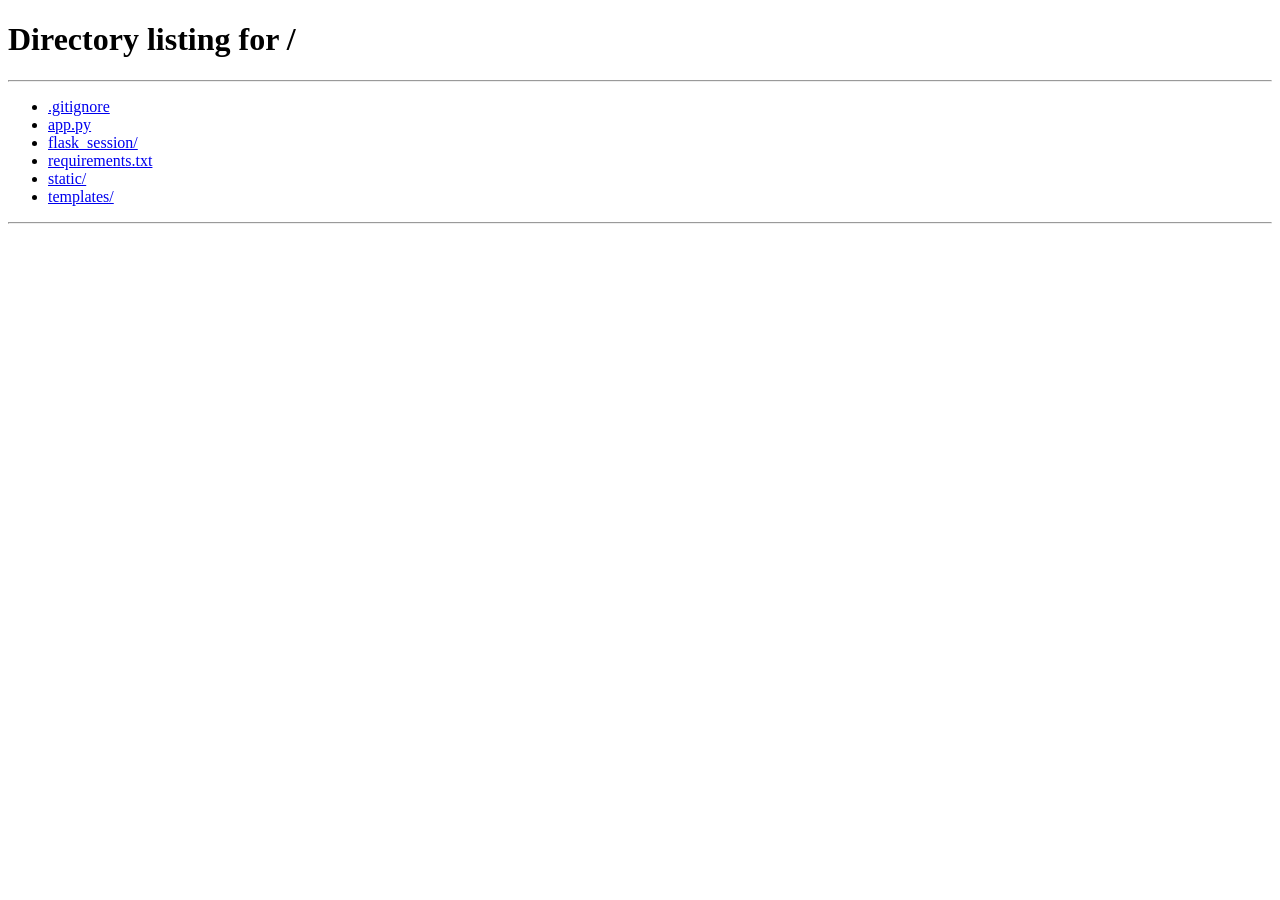
<file: templates/analysis-preview.html>
<!DOCTYPE html>
<html lang="zh-Hant">
<head>
  <meta charset="UTF-8" />
  <meta name="viewport" content="width=device-width, initial-scale=1" />
  <title>RhythmFlow - 分析結果預覽</title>
  <style>
    /* --- 新版 UI 基礎樣式 --- */
    body { margin: 0; font-family: Arial, sans-serif; background: #f9f9f9; color: #333; display: flex; flex-direction: column; min-height: 100vh; }
    header { background-color: #222; color: white; padding: 16px 24px; }
    nav { display: flex; gap: 24px; }
    nav a { color: white; text-decoration: none; font-size: 16px; padding: 8px 12px; border-radius: 4px; transition: background-color 0.3s; }
    nav a.active, nav a:hover { background-color: #4CAF50; }
    main { flex-grow: 1; padding: 24px 40px; box-sizing: border-box; display: flex; flex-direction: column; max-width: 1000px; margin: 0 auto; width: 100%; }
    
    h1, h3 { margin-top: 0; }
    
    /* --- 舊版 圖表樣式移植 --- */
    #songChartContainer { position: relative; margin-bottom: 40px; height: 70px; border: 1px solid #ddd; background: white; border-radius: 8px; overflow: hidden; }
    #songChart { display: flex; height: 50px; width: 100%; position: relative; z-index: 1; align-items: center; }
    .song-name { text-align: center; font-size: 12px; color: black; border-left: 1px solid rgba(0,0,0,0.1); border-right: 1px solid rgba(0,0,0,0.1); white-space: nowrap; overflow: hidden; line-height: 50px; }
    .section-bg { position: absolute; top: 0; height: 50px; z-index: 0; opacity: 0.3; }
    #timeAxis { position: absolute; bottom: 0; left: 0; right: 0; height: 20px; background: #eee; }
    #timeAxis span { position: absolute; font-size: 10px; bottom: 2px; transform: translateX(-50%); color: #666; }

    .section-container { margin-top: 20px; padding: 15px; border-radius: 8px; background-color: white; box-shadow: 0 2px 5px rgba(0,0,0,0.05); }
    .section-title { margin-bottom: 10px; font-weight: bold; font-size: 1.1em; border-bottom: 2px solid #eee; padding-bottom: 5px; }
    .section-drag { display: flex; flex-wrap: wrap; gap: 10px; min-height: 40px; padding: 5px; }

    .action-card { padding: 8px 12px; border-radius: 6px; color: white; font-weight: bold; text-align: center; font-size: 14px; box-shadow: 0 2px 4px rgba(0,0,0,0.1); }
    .warmup-card { background-color: #FF7F50; }
    .core-card { background-color: #20B2AA; }
    .cooldown-card { background-color: #9370DB; }
    .rest-card { background-color: #e0e0e0; color: #555; font-style: italic; }

    .btn-container { margin-top: 40px; text-align: center; padding-bottom: 40px; }
    button#start-btn { padding: 16px 40px; font-size: 22px; background-color: #0078D7; color: white; border: none; border-radius: 8px; cursor: pointer; transition: 0.3s; box-shadow: 0 4px 10px rgba(0,120,215,0.3); }
    button#start-btn:hover { background-color: #005A9E; transform: translateY(-2px); }
  </style>
</head>
<body>
  <header>
    <nav>
      <a href="/">首頁上傳區</a>
      <a href="#" class="active">音樂分析頁</a>
      <a href="#">運動執行頁</a>
      <a href="/results">運動成果頁</a>
      <a href="/personal">個人數據頁</a>
    </nav>
  </header>
  <main>
    <h1>分析結果與運動腳本</h1>
    
    <div style="background: white; padding: 15px; border-radius: 8px; margin-bottom: 20px; box-shadow: 0 2px 5px rgba(0,0,0,0.05);">
        <p><strong>選擇難度：</strong><span id="difficulty"></span></p>
        <p><strong>目標時長：</strong><span id="duration"></span> 分鐘</p>
        <p><strong>上傳音樂：</strong><span id="musicName"></span></p>
    </div>

    <h3>歌曲時間分布</h3>
    <div id="songChartContainer">
      <div id="songChart"></div>
      <div id="timeAxis"></div>
    </div>

    <h3>運動腳本 (自動生成)</h3>
    <div id="sectionsContainer"></div>

    <div class="btn-container">
        <button id="start-btn">開始運動</button>
    </div>
  </main>

  <script>
    document.addEventListener('DOMContentLoaded', function() {
      // 從 localStorage 讀取資料
      const result = JSON.parse(localStorage.getItem("analyze_result") || "{}");
      
      // 獲取 URL 中的 session_id
      const urlParams = new URLSearchParams(window.location.search);
      const sessionId = urlParams.get('session_id');

      if (!result || !result.music_list) {
        alert("無法讀取分析資料，請重新上傳");
        window.location.href = "/";
        return;
      }

      const { difficulty, duration, music_list, actions } = result;

      // 填充基本資訊
      document.getElementById("difficulty").textContent = difficulty || "Low";
      document.getElementById("duration").textContent = duration || 5;
      document.getElementById("musicName").textContent = music_list[0].name;

      // --- 繪製圖表邏輯 (移植自舊版) ---
      const workoutDuration = parseFloat(duration)*60 || 300;
      const sectionOrder = ["warmup","core","cooldown"];
      const sectionDurations = { warmup: workoutDuration*0.2, core: workoutDuration*0.6, cooldown: workoutDuration*0.2 };
      const sectionColors = { warmup:"#FFA07A", core:"#20B2AA", cooldown:"#9370DB" };
      const cardClasses = { warmup:"warmup-card", core:"core-card", cooldown:"cooldown-card" };

      // 1. 背景色塊
      const container = document.getElementById("songChartContainer");
      let cursor = 0;
      sectionOrder.forEach(sec => {
        const div = document.createElement("div");
        div.className="section-bg";
        div.style.backgroundColor=sectionColors[sec];
        div.style.left=(cursor/workoutDuration*100)+'%';
        div.style.width=(sectionDurations[sec]/workoutDuration*100)+'%';
        container.appendChild(div);
        cursor+=sectionDurations[sec];
      });

      // 2. 歌曲名稱條
      const songChart = document.getElementById("songChart");
      let currentTime = 0, idx=0;
      // 簡單模擬循環
      while(currentTime < workoutDuration){
        const song = music_list[idx % music_list.length];
        let start = currentTime;
        let end = start + song.duration;
        if(end > workoutDuration) end = workoutDuration;
        
        const div = document.createElement("div");
        div.className = "song-name";
        div.style.position = "absolute";
        div.style.left = (start/workoutDuration*100)+'%';
        div.style.width = ((end-start)/workoutDuration*100)+'%';
        div.textContent = song.name;
        songChart.appendChild(div);
        
        currentTime = end;
        idx++;
      }

      // 3. 時間軸刻度
      const timeAxis = document.getElementById("timeAxis");
      const interval = Math.max(60, Math.floor(workoutDuration/10));
      for(let i=0; i<=workoutDuration; i+=interval){
        const mark = document.createElement("span");
        mark.style.left = ((i/workoutDuration)*100)+'%';
        mark.textContent = formatTime(i);
        timeAxis.appendChild(mark);
      }

      // 4. 動作腳本卡片
      const sectionsContainer = document.getElementById("sectionsContainer");
      const actionTime = 20, restTime = 10;

      sectionOrder.forEach(sec => {
        const secDiv = document.createElement("div");
        secDiv.className = "section-container";
        
        const secTitle = document.createElement("div");
        secTitle.className = "section-title";
        secTitle.textContent = `${sec.toUpperCase()} (${Math.floor(sectionDurations[sec]/60)} 分鐘)`;
        secDiv.appendChild(secTitle);

        const sectionDrag = document.createElement("div");
        sectionDrag.className = "section-drag";
        secDiv.appendChild(sectionDrag);

        // 過濾出該階段的動作
        const actionsForSec = (actions||[]).filter(a => a.startsWith(sec+"|")).map(a => a.split("|")[1].trim());
        
        // 如果沒有動作 (自動配對模式)，顯示提示
        if(actionsForSec.length === 0) {
            sectionDrag.innerHTML = `<span style="color:#999;">(此階段為系統自動隨機配對動作)</span>`;
        } else {
            let t = 0;
            // 模擬循環填滿
            while(t < sectionDurations[sec]){
                for(let act of actionsForSec){
                    if(t + actionTime > sectionDurations[sec]) break;
                    
                    const actDiv = document.createElement("div");
                    actDiv.className = "action-card " + cardClasses[sec];
                    actDiv.innerHTML = `${act} <span style="font-size:0.8em; opacity:0.8;">${formatTime(t)} - ${formatTime(t+actionTime)}</span>`;
                    sectionDrag.appendChild(actDiv);
                    
                    t += actionTime;
                    
                    if(t + restTime <= sectionDurations[sec]){
                        const restDiv = document.createElement("div");
                        restDiv.className = "action-card rest-card";
                        restDiv.textContent = `休息`;
                        sectionDrag.appendChild(restDiv);
                        t += restTime;
                    }
                }
                if(t + actionTime > sectionDurations[sec]) break;
            }
        }
        sectionsContainer.appendChild(secDiv);
      });

      // 按鈕跳轉
      document.getElementById('start-btn').addEventListener('click', () => {
        if(sessionId) {
            window.location.href = `/execution?session_id=${sessionId}`;
        } else {
            alert("影片尚未準備好，請稍後");
        }
      });

      function formatTime(sec){
        const m = Math.floor(sec/60);
        const s = Math.floor(sec%60);
        return `${m}:${String(s).padStart(2,"0")}`;
      }
    });
  </script>
</body>
</html>
</file>
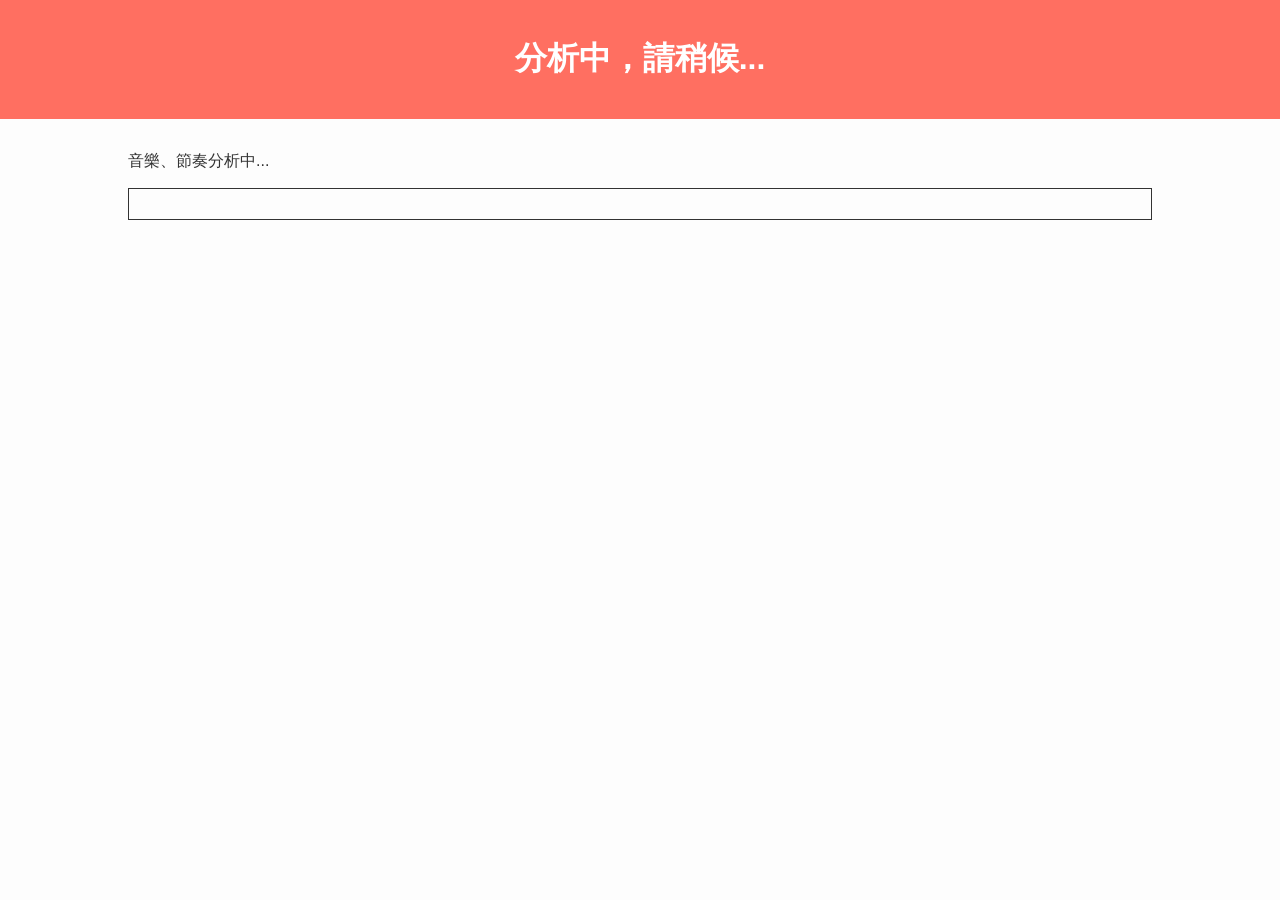
<file: templates/analyze.html>
<!DOCTYPE html>
<html lang="zh-Hant">
<head>
    <meta charset="UTF-8">
    <title>分析中...</title>
    <link rel="stylesheet" href="/static/css/style.css">
</head>
<body>
<header><h1>分析中，請稍候...</h1></header>
<div class="container">
    <p>音樂、節奏分析中...</p>
    <div class="progress-bar" style="border:1px solid #333; height:30px;">
        <div class="progress" id="progress" style="width:0%; height:30px; background-color:#4CAF50;"></div>
    </div>
</div>

<script>
const formData = JSON.parse('{{ form_data_json|safe }}');
let width = 0;
const progress = document.getElementById("progress");

const interval = setInterval(() => {
    width += 1;
    progress.style.width = width + "%";

    if (width >= 100) {
        clearInterval(interval);

        // 分析完成 → 呼叫後端分析結果
        fetch("/analyze/result", {
            method: "POST",
            headers: {"Content-Type": "application/json"},
            body: JSON.stringify(formData)
        })
        .then(res => res.json())
        .then(result => {
            localStorage.setItem("analyze_result", JSON.stringify(result));
            window.location.href = "/results";
        });
    }
}, 50);
</script>
</body>
</html>
</file>
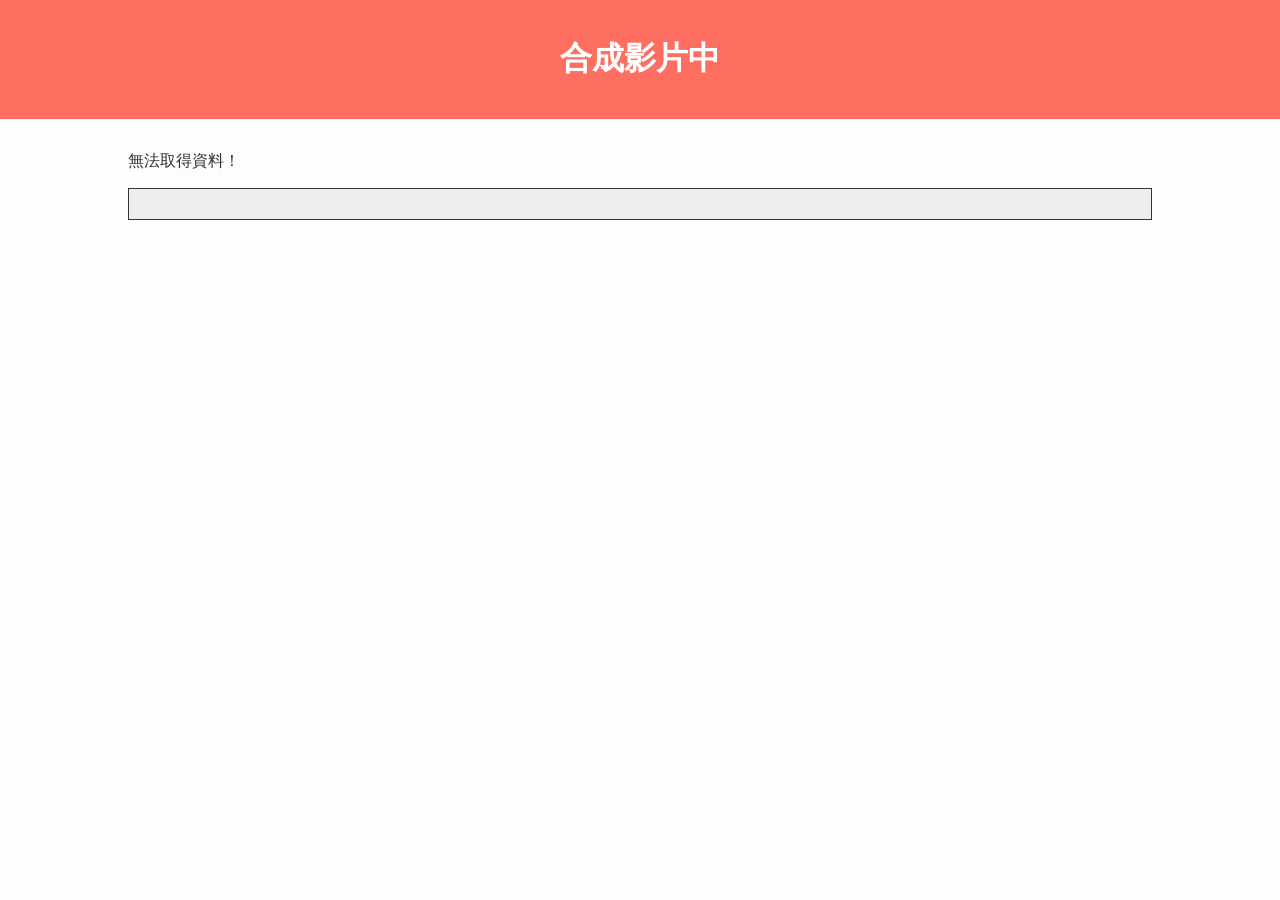
<file: templates/compose.html>
<!DOCTYPE html>
<html lang="zh-Hant">
<head>
<meta charset="UTF-8">
<title>合成影片</title>
<link rel="stylesheet" href="/static/css/style.css">
</head>
<body>
<header><h1>合成影片中</h1></header>
<div class="container">
    <p id="status">正在產生影片：0%</p>
    <div style="border:1px solid #333; height:30px; background: #eee;">
        <div id="progress-bar" style="width:0%; height:30px; background-color:#4CAF50; transition: width 0.3s;"></div>
    </div>
</div>

<script>
async function startCompose() {
    const result = JSON.parse(localStorage.getItem("analyze_result") || "{}");
    if (!result || !result.actions || !result.music_list) {
        document.getElementById("status").textContent = "無法取得資料！";
        return;
    }

    const res = await fetch("/compose", {
        method: "POST",
        headers: {"Content-Type": "application/json"},
        body: JSON.stringify(result)
    });
    const data = await res.json();
    const session_id = data.session_id;
    const statusEl = document.getElementById("status");
    const progressEl = document.getElementById("progress-bar");

    const interval = setInterval(async () => {
        const res = await fetch(`/compose/progress/${session_id}`);
        const data = await res.json();
        
        if (data.progress < 0) {
             clearInterval(interval);
             statusEl.textContent = "錯誤：影片產生失敗！請檢查終端機日誌。";
             progressEl.style.backgroundColor = "red";
             return;
        }

        statusEl.textContent = `正在產生影片：${data.progress}%`;
        progressEl.style.width = `${data.progress}%`;

        if (data.progress >= 100) {
            clearInterval(interval);
            statusEl.textContent = "影片產生完成！";
            setTimeout(() => { window.location.href = `/workout?session_id=${session_id}`; }, 1000);
        }
    }, 1000);
}

startCompose();
</script>
</body>
</html>
</file>
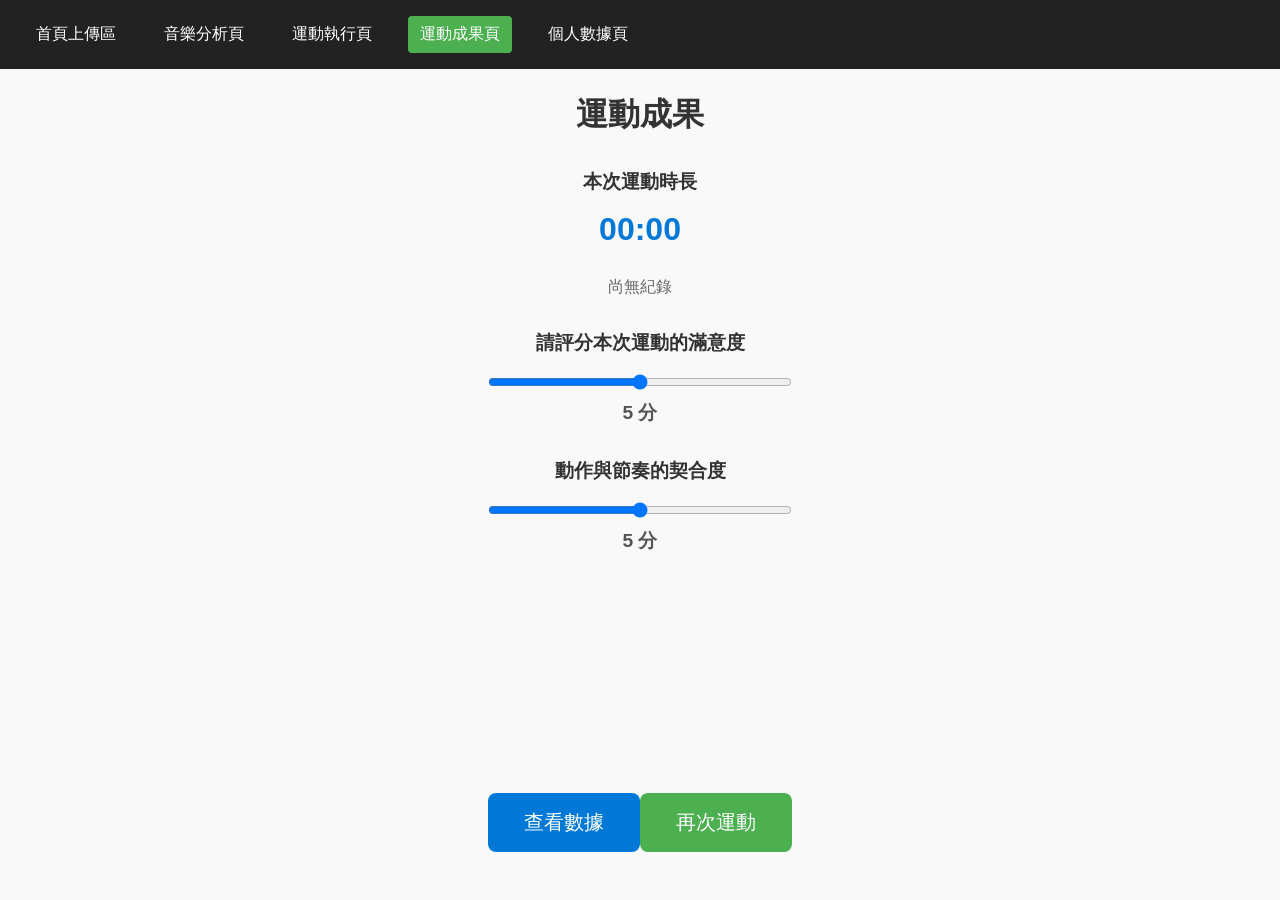
<file: templates/exercise-results.html>
<!DOCTYPE html>
<html lang="zh-Hant">
<head>
  <meta charset="UTF-8" />
  <meta name="viewport" content="width=device-width, initial-scale=1" />
  <title>RhythmFlow - 運動成果頁</title>
  <style>
    /* ... 保留同學樣式 ... */
    body { margin: 0; font-family: Arial, sans-serif; background: #f9f9f9; color: #333; display: flex; flex-direction: column; height: 100vh; }
    header { background-color: #222; color: white; padding: 16px 24px; }
    nav { display: flex; gap: 24px; }
    nav a { color: white; text-decoration: none; font-size: 16px; padding: 8px 12px; border-radius: 4px; transition: background-color 0.3s; }
    nav a.active, nav a:hover { background-color: #4CAF50; }
    main { flex-grow: 1; padding: 24px 40px; box-sizing: border-box; display: flex; flex-direction: column; max-width: 700px; margin: 0 auto; }
    h1 { margin-top: 0; font-weight: bold; margin-bottom: 32px; text-align: center; font-size: 2rem; }
    .result-section { margin-bottom: 32px; display: flex; flex-direction: column; align-items: center; }
    .result-label { font-size: 1.2rem; margin-bottom: 16px; font-weight: 600; }
    .duration-display { font-size: 2rem; font-weight: bold; margin-bottom: 24px; color: #0078D7; }
    .rating-slider { width: 100%; max-width: 400px; }
    .rating-value { margin-top: 8px; font-size: 1.2rem; font-weight: 600; color: #555; }
    .buttons-container { display: flex; justify-content: space-between; margin-top: auto; padding-bottom: 24px; }
    button { padding: 16px 36px; font-size: 1.25rem; border: none; border-radius: 8px; cursor: pointer; transition: background-color 0.3s; color: white; min-width: 140px; }
    #my-data-btn { background-color: #0078D7; }
    #my-data-btn:hover { background-color: #005A9E; }
    #retry-btn { background-color: #4CAF50; }
    #retry-btn:hover { background-color: #398439; }
  </style>
</head>
<body>
  <header>
    <nav>
      <a href="/">首頁上傳區</a>
      <a href="#">音樂分析頁</a>
      <a href="#">運動執行頁</a>
      <a href="/results" class="active">運動成果頁</a>
      <a href="/personal">個人數據頁</a>
    </nav>
  </header>
  <main>
    <h1>運動成果</h1>

    <section class="result-section">
      <div class="result-label">本次運動時長</div>
      <div id="duration" class="duration-display">00:00</div>
      <div id="song-name" style="color: #666; margin-top: 5px;"></div>
    </section>

    <section class="result-section">
      <div class="result-label">請評分本次運動的滿意度</div>
      <input type="range" min="0" max="10" step="1" value="5" id="satisfaction-slider" class="rating-slider" />
      <div id="satisfaction-value" class="rating-value">5 分</div>
    </section>

    <section class="result-section">
      <div class="result-label">動作與節奏的契合度</div>
      <input type="range" min="0" max="10" step="1" value="5" id="rhythm-match-slider" class="rating-slider" />
      <div id="rhythm-match-value" class="rating-value">5 分</div>
    </section>

    <div class="buttons-container">
      <button id="my-data-btn">查看數據</button>
      <button id="retry-btn">再次運動</button>
    </div>
  </main>

  <script>
    // 1. 讀取暫存資料
    const lastSession = JSON.parse(localStorage.getItem('last_workout_session') || "null");
    
    // 顯示時長
    const durationDisplay = document.getElementById('duration');
    const songNameDisplay = document.getElementById('song-name');
    
    if (lastSession) {
        durationDisplay.textContent = formatTime(lastSession.duration);
        songNameDisplay.textContent = `音樂：${lastSession.songName}`;
    } else {
        durationDisplay.textContent = "00:00";
        songNameDisplay.textContent = "尚無紀錄";
    }

    function formatTime(seconds) {
      const m = Math.floor(seconds / 60).toString().padStart(2, '0');
      const s = Math.floor(seconds % 60).toString().padStart(2, '0');
      return `${m}:${s}`;
    }

    // 2. 滑桿邏輯
    const satisfactionSlider = document.getElementById('satisfaction-slider');
    const satisfactionValue = document.getElementById('satisfaction-value');
    satisfactionSlider.addEventListener('input', () => {
      satisfactionValue.textContent = `${satisfactionSlider.value} 分`;
    });

    const rhythmMatchSlider = document.getElementById('rhythm-match-slider');
    const rhythmMatchValue = document.getElementById('rhythm-match-value');
    rhythmMatchSlider.addEventListener('input', () => {
      rhythmMatchValue.textContent = `${rhythmMatchSlider.value} 分`;
    });

    // 修改 saveAndRedirect 函式
  async function saveAndRedirect(url) {
      if (lastSession) {
          const rating = satisfactionSlider.value;
          const rhythm = rhythmMatchSlider.value; // 雖然我們資料庫只開了一個 rating 欄位，暫時先存一個
          
          // ★★★ 改用 API 存入資料庫 ★★★
          try {
              await fetch('/api/save_workout', {
                  method: 'POST',
                  headers: { 'Content-Type': 'application/json' },
                  body: JSON.stringify({
                      songName: lastSession.songName,
                      duration: lastSession.duration,
                      rating: rating
                  })
              });
          } catch (e) {
              console.error("存檔失敗", e);
          }
          
          // 清除暫存
          localStorage.removeItem('last_workout_session');
      }
      window.location.href = url;
  }

    document.getElementById('my-data-btn').addEventListener('click', () => {
      saveAndRedirect('/personal');
    });

    document.getElementById('retry-btn').addEventListener('click', () => {
      saveAndRedirect('/');
    });
  </script>
</body>
</html>
</file>
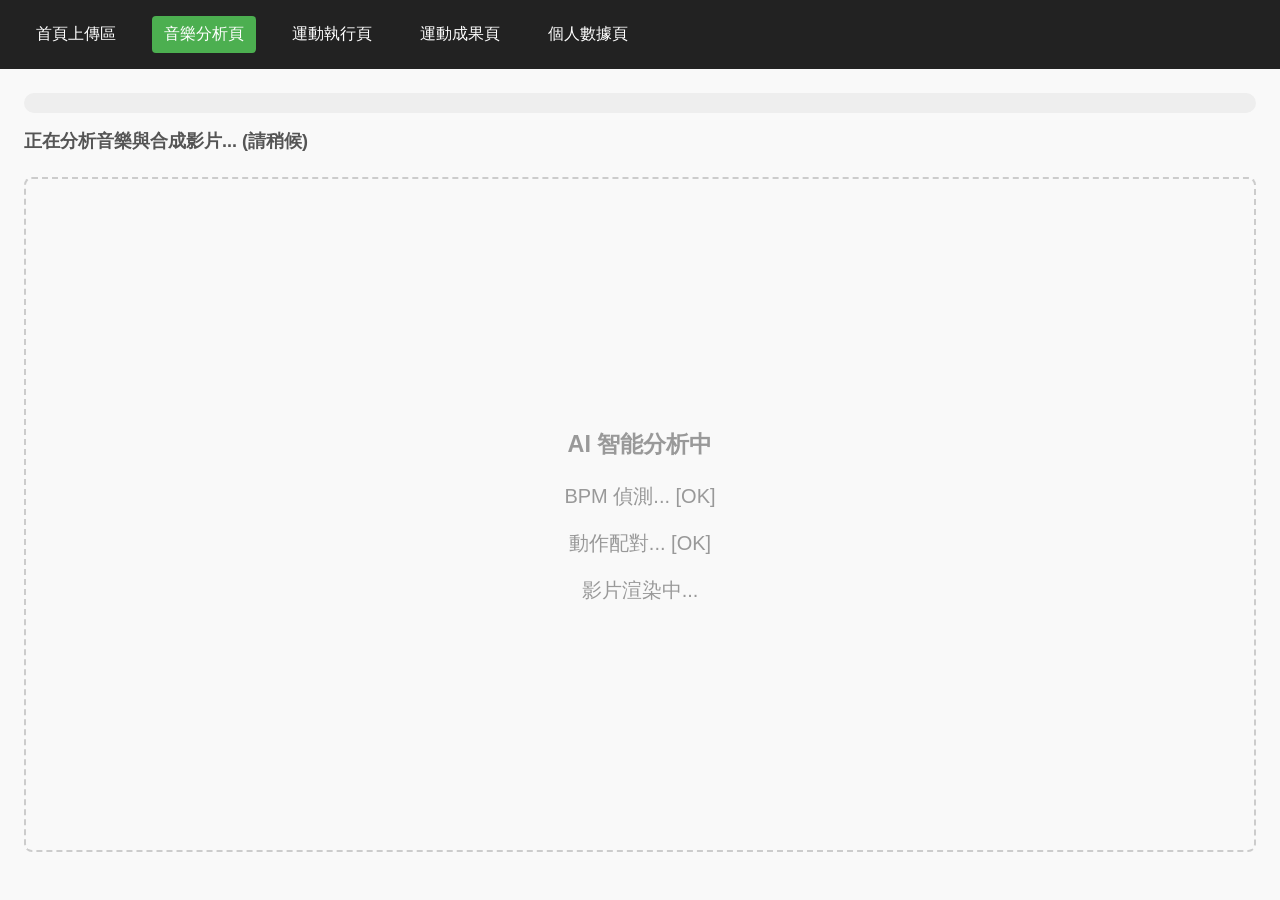
<file: templates/music-analysis.html>
<!DOCTYPE html>
<html lang="zh-Hant">
<head>
  <meta charset="UTF-8" />
  <meta name="viewport" content="width=device-width, initial-scale=1" />
  <title>RhythmFlow - 音樂分析頁</title>
  <style>
    /* 保留原樣式 */
    body { margin: 0; font-family: Arial, sans-serif; background: #f9f9f9; color: #333; display: flex; flex-direction: column; height: 100vh; }
    header { background-color: #222; color: white; padding: 16px 24px; }
    nav { display: flex; gap: 24px; }
    nav a { color: white; text-decoration: none; font-size: 16px; padding: 8px 12px; border-radius: 4px; transition: background-color 0.3s; }
    nav a.active, nav a:hover { background-color: #4CAF50; }
    main { flex-grow: 1; padding: 24px; box-sizing: border-box; display: flex; flex-direction: column; }
    .progress-bar-container { width: 100%; height: 20px; background-color: #eee; border-radius: 10px; overflow: hidden; margin-bottom: 16px; }
    .progress-bar { height: 100%; width: 0%; background-color: #4CAF50; transition: width 0.3s ease; }
    .status-text { font-size: 18px; font-weight: 600; margin-bottom: 24px; min-height: 24px; color: #555; }
    .charts-placeholder { flex-grow: 1; border: 2px dashed #ccc; border-radius: 8px; display: flex; justify-content: center; align-items: center; color: #999; font-size: 20px; text-align: center; margin-bottom: 24px; }
  </style>
</head>
<body>
  <header>
    <nav>
      <a href="/">首頁上傳區</a>
      <a href="#" class="active">音樂分析頁</a>
      <a href="#">運動執行頁</a>
      <a href="/results">運動成果頁</a>
      <a href="/personal">個人數據頁</a>
    </nav>
  </header>
  <main>
    <div class="progress-bar-container">
      <div class="progress-bar" id="progress-bar"></div>
    </div>
    <div class="status-text" id="status-text">正在分析音樂與合成影片... (請稍候)</div>
    
    <div class="charts-placeholder">
        <div>
            <h3>AI 智能分析中</h3>
            <p>BPM 偵測... [OK]</p>
            <p>動作配對... [OK]</p>
            <p>影片渲染中...</p>
        </div>
    </div>
  </main>

  <script>
    const formData = JSON.parse('{{ form_data_json|safe }}');
    const progressBar = document.getElementById('progress-bar');
    const statusText = document.getElementById('status-text');

    // ★★★ 關鍵：一進來就把資料存到 LocalStorage，給下一頁用 ★★★
    localStorage.setItem("analyze_result", JSON.stringify(formData));

    async function startProcess() {
        try {
            const res = await fetch("/compose", {
                method: "POST",
                headers: {"Content-Type": "application/json"},
                body: JSON.stringify(formData)
            });
            const data = await res.json();
            const sessionId = data.session_id;

            const interval = setInterval(async () => {
                const res = await fetch(`/compose/progress/${sessionId}`);
                const pData = await res.json();
                
                if (pData.progress < 0) {
                    clearInterval(interval);
                    statusText.textContent = "錯誤：影片產生失敗！";
                    progressBar.style.backgroundColor = "red";
                    return;
                }

                progressBar.style.width = `${pData.progress}%`;
                statusText.textContent = `正在生成影片：${pData.progress}%`;

                if (pData.progress >= 100) {
                    clearInterval(interval);
                    statusText.textContent = "分析完成！正在跳轉...";
                    // ★★★ 關鍵：跳轉到預覽頁面 (帶上 session_id) ★★★
                    setTimeout(() => {
                        window.location.href = `/preview?session_id=${sessionId}`;
                    }, 1000);
                }
            }, 1000);

        } catch (e) {
            console.error(e);
            statusText.textContent = "發生連線錯誤";
        }
    }

    window.onload = startProcess;
  </script>
</body>
</html>
</file>
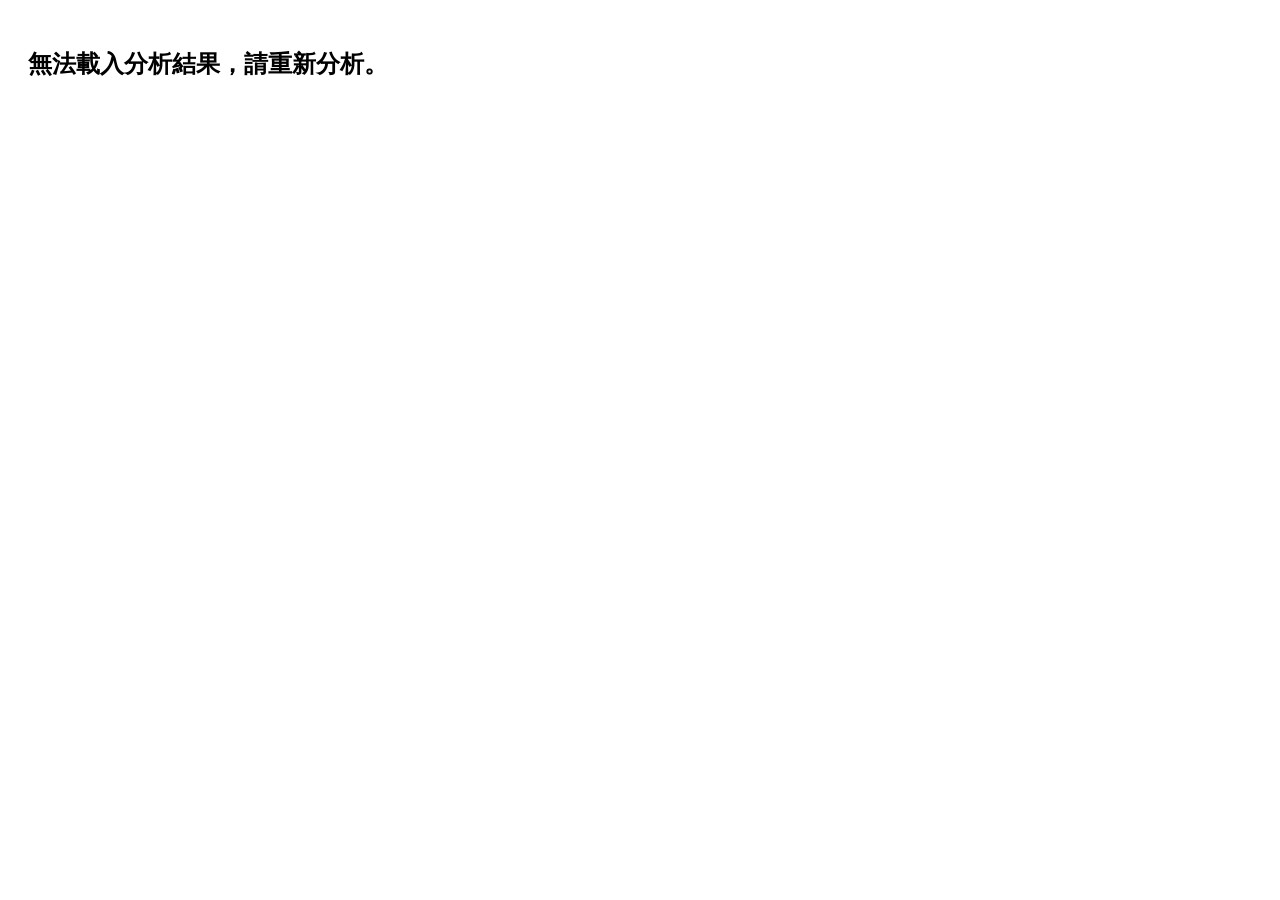
<file: templates/results.html>
<!DOCTYPE html>
<html lang="zh-Hant">
<head>
<meta charset="UTF-8">
<title>分析結果</title>
<style>
body { font-family: Arial, sans-serif; padding: 20px; }
h1, h3, h4 { margin-bottom: 10px; }
#summary { margin-bottom: 20px; }

#songChartContainer { position: relative; margin-bottom: 40px; height: 70px; border: 1px solid #333; }
#songChart { display: flex; height: 50px; width: 100%; position: relative; z-index: 1; align-items: center; }
.song-name { text-align: center; font-size: 12px; color: black; border-left: 1px solid rgba(0,0,0,0.2); border-right: 1px solid rgba(0,0,0,0.2); white-space: nowrap; overflow: hidden; }

.section-bg { position: absolute; top: 0; height: 50px; z-index: 0; opacity: 0.3; }

#timeAxis { position: absolute; bottom: -20px; left: 0; right: 0; height: 20px; }
#timeAxis span { position: absolute; font-size: 12px; transform: translateX(-50%); }

.section-container { margin-top: 20px; padding: 10px; border-radius: 5px; background-color: #f0f0f0; }
.section-title { margin-bottom: 5px; font-weight: bold; }
.section-drag { display: flex; flex-wrap: wrap; gap: 10px; min-height: 40px; border: 1px dashed #333; padding: 5px; }

.action-card { padding: 5px 10px; border-radius: 5px; cursor: grab; color: white; font-weight: bold; text-align: center; user-select: none; }
.warmup-card { background-color: #FF7F50; }
.core-card { background-color: #20B2AA; }
.cooldown-card { background-color: #9370DB; }
.rest-card { background-color: #ccc; color: #000; font-style: italic; cursor: not-allowed; }
</style>
</head>
<body>
<header><h1>分析結果與運動腳本</h1></header>

<div class="container">
<div id="summary">
<p><strong>選擇難度：</strong><span id="difficulty"></span></p>
<p><strong>目標時長：</strong><span id="duration"></span> 分鐘</p>
<p><strong>上傳音樂：</strong></p>
<ul id="musicList"></ul>
</div>

<h3>歌曲時間分布</h3>
<div id="songChartContainer">
  <div id="songChart"></div>
  <div id="timeAxis"></div>
</div>

<h3>運動腳本（拖曳交換，休息固定）</h3>
<div id="sectionsContainer"></div>

<a href="/compose"><button>前往影片合成</button></a>
</div>

<script>
document.addEventListener('DOMContentLoaded', function() {
  const result = JSON.parse(localStorage.getItem("analyze_result") || "{}");
  if (!result || !result.music_list) {
    document.body.innerHTML = "<h2>無法載入分析結果，請重新分析。</h2>";
    return;
  }

  const { difficulty, duration, music_list, actions } = result;

  // 顯示基本資訊
  document.getElementById("difficulty").textContent = difficulty || "未選擇";
  document.getElementById("duration").textContent = duration || 0;

  // 音樂列表（去重）
  const seen = new Set();
  const musicListUL = document.getElementById("musicList");
  music_list.forEach(m => {
    if (!seen.has(m.name)) {
      const li = document.createElement("li");
      li.textContent = `${m.name} (${m.duration} 秒)`;
      musicListUL.appendChild(li);
      seen.add(m.name);
    }
  });

  // 歌曲時間分布
  const workoutDuration = parseFloat(duration)*60 || 0;
  const sectionOrder = ["warmup","core","cooldown"];
  const sectionDurations = { warmup: workoutDuration*0.2, core: workoutDuration*0.6, cooldown: workoutDuration*0.2 };
  const sectionColors = { warmup:"#FFA07A", core:"#20B2AA", cooldown:"#9370DB" };
  const cardClasses = { warmup:"warmup-card", core:"core-card", cooldown:"cooldown-card" };

  const container = document.getElementById("songChartContainer");
  let cursor = 0;
  sectionOrder.forEach(sec => {
    const div = document.createElement("div");
    div.className="section-bg";
    div.style.backgroundColor=sectionColors[sec];
    div.style.left=(cursor/workoutDuration*100)+'%';
    div.style.width=(sectionDurations[sec]/workoutDuration*100)+'%';
    container.appendChild(div);
    cursor+=sectionDurations[sec];
  });

  // 歌曲時間軸
  const songChart = document.getElementById("songChart");
  let finalSongs = [];
  let currentTime = 0, idx=0;
  while(currentTime<workoutDuration){
    const song=music_list[idx%music_list.length];
    let start=currentTime;
    let end=start+song.duration;
    if(end>workoutDuration) end=workoutDuration;
    finalSongs.push({name:song.name,start,end});
    currentTime=end;
    idx++;
  }
  finalSongs.forEach(s=>{
    const div=document.createElement("div");
    div.className="song-name";
    div.style.position="absolute";
    div.style.left=(s.start/workoutDuration*100)+'%';
    div.style.width=((s.end-s.start)/workoutDuration*100)+'%';
    div.textContent=`${s.name} ${formatTime(s.start)} - ${formatTime(s.end)}`;
    songChart.appendChild(div);
  });

  // 時間刻度
  const timeAxis=document.getElementById("timeAxis");
  const interval=Math.max(60, Math.floor(workoutDuration/10));
  for(let i=0;i<=workoutDuration;i+=interval){
    const mark=document.createElement("span");
    mark.style.left=((i/workoutDuration)*100)+'%';
    mark.textContent=formatTime(i);
    timeAxis.appendChild(mark);
  }

  // 運動腳本
  const sectionsContainer=document.getElementById("sectionsContainer");
  const actionTime=20, restTime=10;

  sectionOrder.forEach(sec=>{
    const secDiv=document.createElement("div");
    secDiv.className="section-container";
    const secTitle=document.createElement("div");
    secTitle.className="section-title";
    secTitle.textContent=`${sec.toUpperCase()} (${Math.floor(sectionDurations[sec]/60)} 分鐘)`;
    secDiv.appendChild(secTitle);

    const sectionDrag=document.createElement("div");
    sectionDrag.className="section-drag";
    secDiv.appendChild(sectionDrag);

    const actionsForSec=(actions||[]).filter(a=>a.startsWith(sec+"|")).map(a=>a.split("|")[1].trim());
    let t=0;
    while(t<sectionDurations[sec]){
      for(let act of actionsForSec){
        if(t+actionTime>sectionDurations[sec]) break;
        const actDiv=document.createElement("div");
        actDiv.className="action-card "+cardClasses[sec];
        actDiv.textContent=act;
        actDiv.draggable=true;
        sectionDrag.appendChild(actDiv);
        t+=actionTime;
        if(t+restTime<=sectionDurations[sec]){
          const restDiv=document.createElement("div");
          restDiv.className="action-card rest-card";
          restDiv.textContent="休息";
          restDiv.draggable=false;
          sectionDrag.appendChild(restDiv);
          t+=restTime;
        }
      }
      if(t+actionTime>sectionDurations[sec]) break;
    }

    sectionsContainer.appendChild(secDiv);

    // 拖曳交換邏輯
    let dragged=null;
    sectionDrag.addEventListener("dragstart", e=>{
      if(e.target.classList.contains("rest-card")) return;
      dragged=e.target;
    });
    sectionDrag.addEventListener("dragover", e=>e.preventDefault());
    sectionDrag.addEventListener("drop", e=>{
      e.preventDefault();
      if(!dragged) return;
      let target=e.target;
      if(target.classList.contains("rest-card") || !target.classList.contains("action-card")) return;
      // 交換 dragged 與 target 位置
      const draggedNext=dragged.nextSibling;
      const targetNext=target.nextSibling;
      sectionDrag.insertBefore(dragged,targetNext);
      sectionDrag.insertBefore(target,draggedNext);
      updateTimes(sectionDrag);
      dragged=null;
    });

    updateTimes(sectionDrag); // 初始化時間
  });

  function updateTimes(container){
    let current=0;
    container.querySelectorAll(".action-card").forEach(card=>{
      if(card.classList.contains("rest-card")){
        card.textContent=`休息 ${formatTime(current)} - ${formatTime(current+restTime)}`;
        current+=restTime;
      } else{
        const actName=card.textContent.split(" ")[0];
        card.textContent=`${actName} ${formatTime(current)} - ${formatTime(current+actionTime)}`;
        current+=actionTime;
      }
    });
  }

  function formatTime(sec){
    const m=Math.floor(sec/60);
    const s=Math.floor(sec%60);
    return `${m}:${String(s).padStart(2,"0")}`;
  }

});
</script>
</body>
</html>
</file>
<file: static/css/style.css>
body {
  font-family: "Noto Sans TC", sans-serif;
  background-color: #fdfdfd;
  color: #333;
  margin: 0;
  padding: 0;
}

header {
  background-color: #ff6f61;
  color: white;
  padding: 1rem;
  text-align: center;
}

.container {
  width: 80%;
  margin: 2rem auto;
}

button {
  background-color: #ff6f61;
  color: white;
  border: none;
  padding: 10px 20px;
  border-radius: 8px;
  cursor: pointer;
}

button:hover {
  background-color: #e85b50;
}

.action-card {
  border: 1px solid #ddd;
  border-radius: 10px;
  padding: 10px;
  margin: 10px 0;
  text-align: center;
  box-shadow: 0 2px 4px rgba(0,0,0,0.1);
}
</file>
